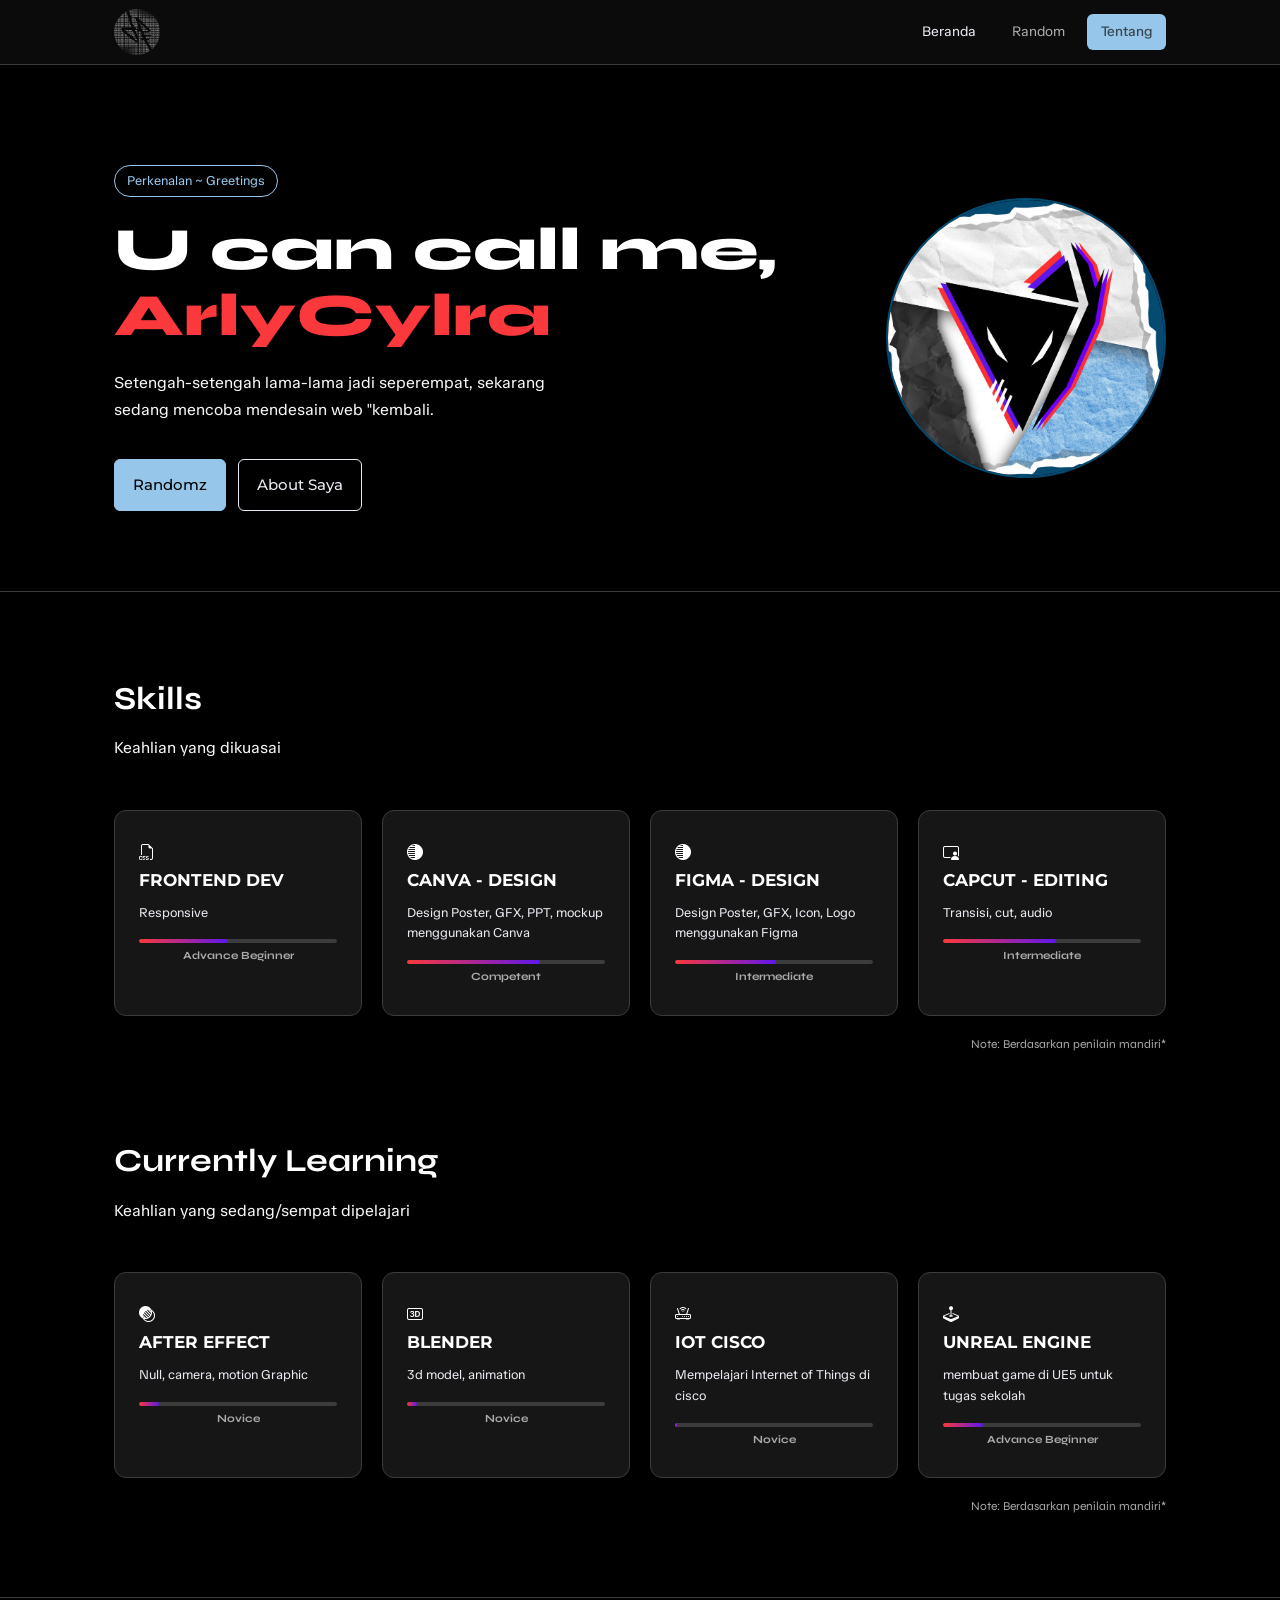
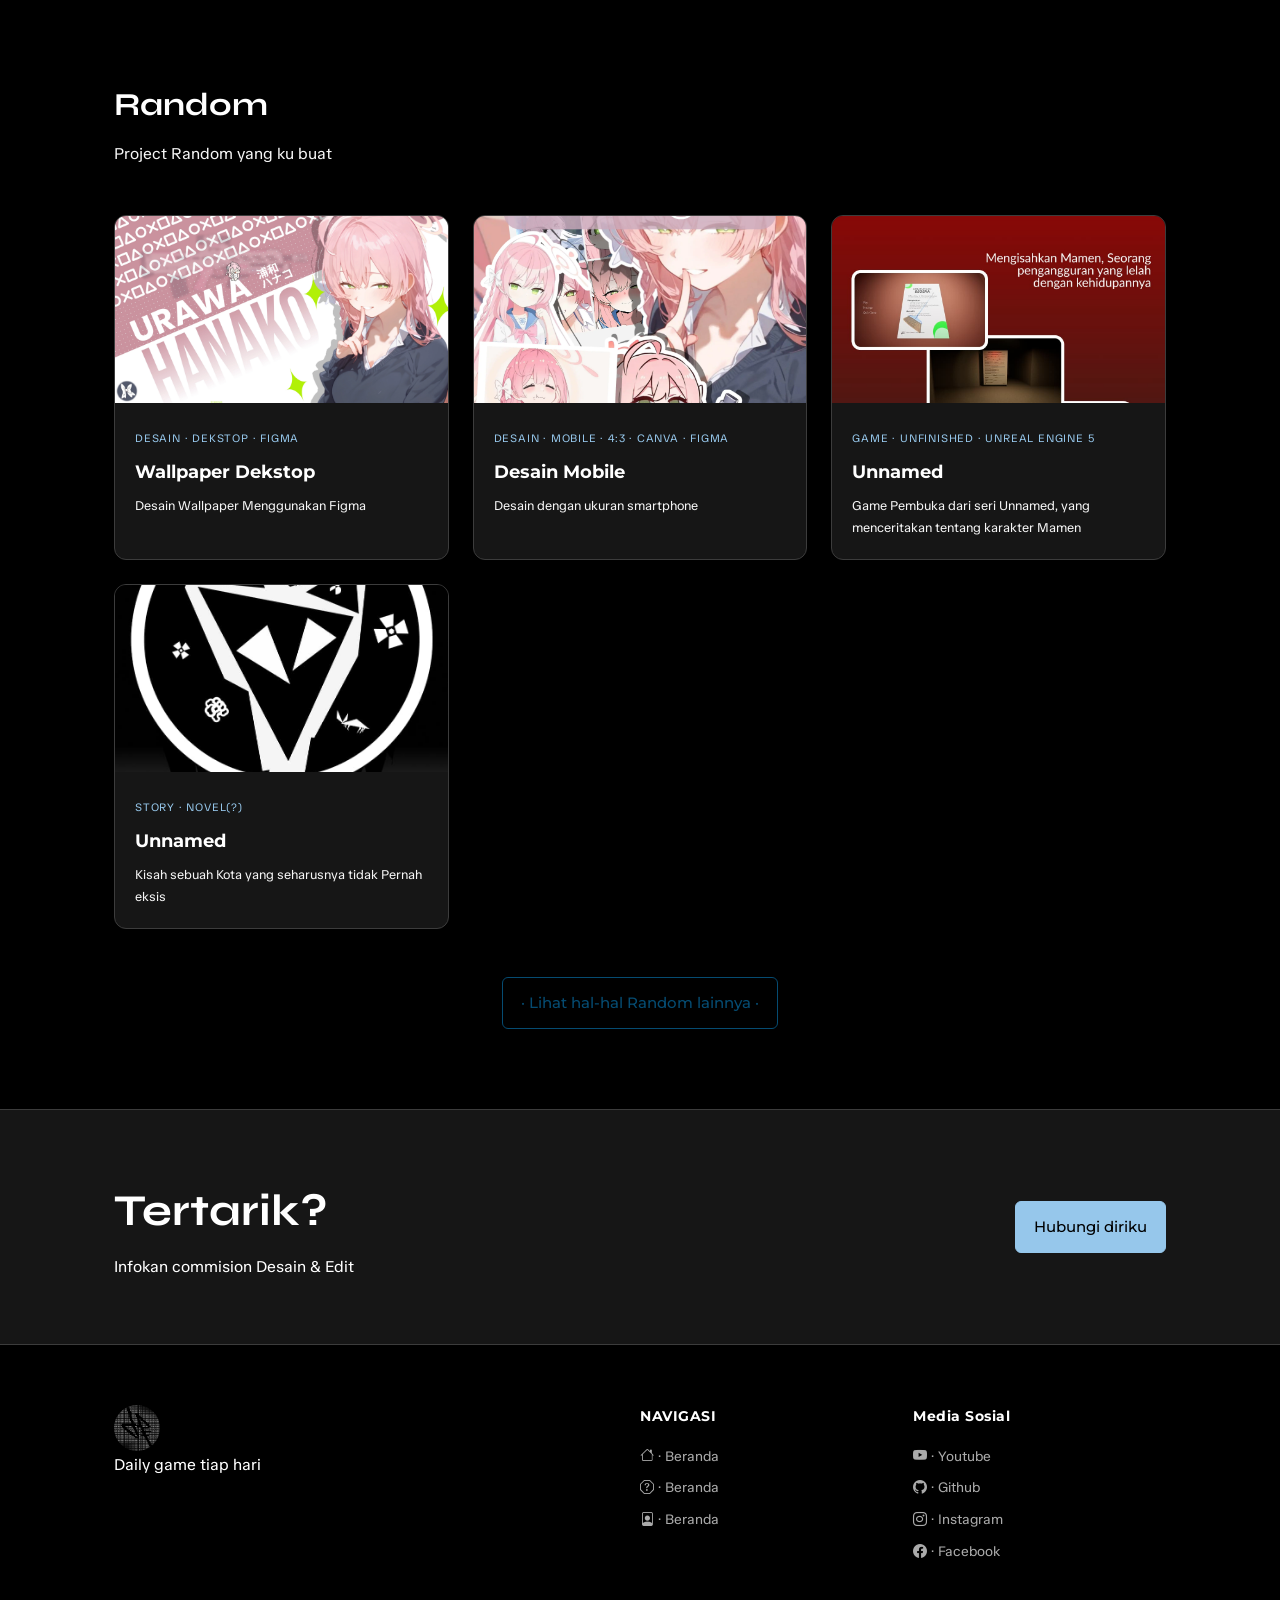
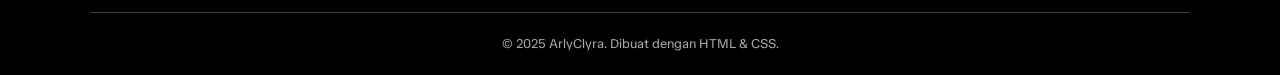
<file: index.html>
<!doctype html>
<html lang="en">
  <head>
    <meta charset="UTF-8" />
    <meta name="viewport" content="width=device-width, initial-scale=1.0" />
    <link
      rel="icon"
      type="webp"
      href="images/compressed/Arsil_LisraTransparant.webp"
      style="border-radius: 100%"
    />
    <title>Rill Ini Mah</title>
    <link rel="stylesheet" href="css/style.css" />
    <!-- responsive.css -->
    <link rel="stylesheet" href="css/responsive.css" />
    <!-- responsive.css -->
    <link rel="preconnect" href="https://fonts.googleapis.com" />
    <link rel="preconnect" href="https://fonts.gstatic.com" crossorigin />
    <link
      rel="stylesheet"
      href="https://cdn.jsdelivr.net/npm/bootstrap-icons@1.11.3/font/bootstrap-icons.min.css"
    />
    <link
      href="https://fonts.googleapis.com/css2?family=Montserrat:ital,wght@0,100..900;1,100..900&family=Syne:wght@400..800&family=TASA+Orbiter:wght@400..800&display=swap"
      rel="stylesheet"
    />
  </head>

  <body>
    <!-- Header & Navbar -->

    <!-- logo -->
    <header class="site-header">
      <div class="container header-inner">
        <img
          src="images/compressed/Arsil_LisraTransparant.webp"
          alt="logo.png"
          class="logo"
        />
        <!-- <h1>Unnamed</h1> -->

        <!-- HmppphBURGER -->
        <button class="nav-toggle" id="navToggle" aria-label="Buka menu">
          <span></span><span></span><span></span>
        </button>

        <!-- Navvbaar -->
        <nav class="site-nav" id="siteNav">
          <a href="index.html" class="nav-link active">Beranda</a>
          <!-- <button onclick="document.getElementById('suara').play()">
            Tekan aku!
          </button> -->
          <audio id="suara" src="audio/vineboombass.mp3"></audio>
          <a href="random.html" class="nav-link">Random</a>
          <a href="pages/about.html" class="nav-link nav-cta">Tentang</a>
        </nav>
      </div>
    </header>
    <!-- HERO:
        Hero section dalam CSS adalah elemen tata letak lebar penuh (full-width) di
        bagian atas situs web, menampilkan visual menonjol, teks, dan tombol (CTA) 
        untuk menarik perhatian pengguna. Ini menggunakan teknik CSS seperti 
        background-image, flexbox atau grid untuk pemusatan konten, serta ukuran 
        tinggi penuh layar (100vh). -->
    <main>
      <section class="hero">
        <div class="container hero-inner">
          <div class="hero-text">
            <p class="hero-tag">Perkenalan ~ Greetings</p>
            <h1 class="hero-title">
              U can call me,<br />
              <span class="hero-name">ArlyCylra</span>
            </h1>
            <p class="hero-desc">
              Setengah-setengah lama-lama jadi seperempat, sekarang sedang
              mencoba mendesain web "kembali.
            </p>
            <div class="hero-actions">
              <a href="pages/random.html" class="btn btn-primary">Randomz</a>
              <a href="pages/about.html" class="btn btn-secondary"
                >About Saya</a
              >
            </div>
          </div>
          <div class="hero-visual">
            <div class="avatar-wrap" style="cursor: pointer" id="avatar">
              <img
                src="images/compressed/PPGWEJH.jpg"
                alt="Foto profil"
                class="avatar-img"
              />
              <script>
                const avatar = document.getElementById("avatar");

                const clickSound = new Audio("audio/vineboombass.mp3");

                avatar.addEventListener("click", function () {
                  clickSound.currentTime = 0;
                  clickSound.play();
                });
              </script>
            </div>
          </div>
        </div>
      </section>

      <!-- SKILLL SECTION, MENGGUNAKAN CSS GRID LAYOUT -->
      <section class="skills" id="skills">
        <div class="container">
          <h2 class="section-title">Skills</h2>
          <p class="section-sub">Keahlian yang dikuasai</p>
          <div class="skills-grid">
            <div class="skill-card">
              <div class="skill-icon"><i class="bi bi-filetype-css"></i></div>
              <h3>Frontend Dev</h3>
              <p>Responsive</p>
              <div class="skill-bar">
                <div class="skill-fill" style="width: 45%"></div>
              </div>
              <!--Ini buat total penguasannya, nanti ganti bintang atau ganti jadi kata aja.-->
              <h5>Advance beginner</h5>
            </div>
            <div class="skill-card">
              <div class="skill-icon"><i class="bi bi-highlights"></i></div>
              <h3>Canva - Design</h3>
              <p>Design Poster, GFX, PPT, mockup menggunakan Canva</p>
              <div class="skill-bar">
                <div class="skill-fill" style="width: 67%"></div>
              </div>
              <!--Ini buat total penguasannya, nanti ganti bintang atau ganti jadi kata aja.-->
              <h5>Competent</h5>
            </div>
            <div class="skill-card">
              <div class="skill-icon"><i class="bi bi-highlights"></i></div>
              <h3>Figma - Design</h3>
              <p>Design Poster, GFX, Icon, Logo menggunakan Figma</p>
              <div class="skill-bar">
                <div class="skill-fill" style="width: 51%"></div>
              </div>
              <!--Ini buat total penguasannya, nanti ganti bintang atau ganti jadi kata aja.-->
              <h5>intermediate</h5>
            </div>
            <div class="skill-card">
              <div class="skill-icon"><i class="bi bi-person-video3"></i></div>
              <h3>Capcut - Editing</h3>
              <p>Transisi, cut, audio</p>
              <div class="skill-bar">
                <div class="skill-fill" style="width: 57%"></div>
              </div>
              <!--Ini buat total penguasannya, nanti ganti bintang atau ganti jadi kata aja.-->
              <h5>intermediate</h5>
            </div>
          </div>
          <p class="note">Note: Berdasarkan penilain mandiri*</p>
        </div>

        <!-- Yang sedang dipelajari -->
        <div class="container" style="margin-top: 80px">
          <h2 class="section-title">Currently Learning</h2>
          <p class="section-sub">Keahlian yang sedang/sempat dipelajari</p>
          <div class="skills-grid">
            <div class="skill-card">
              <div class="skill-icon"><i class="bi bi-transparency"></i></div>
              <h3>After Effect</h3>
              <p>Null, camera, motion Graphic</p>
              <div class="skill-bar">
                <div class="skill-fill" style="width: 10%"></div>
              </div>
              <!--Ini buat total penguasannya, nanti ganti bintang atau ganti jadi kata aja.-->
              <h5>novice</h5>
            </div>
            <div class="skill-card">
              <div class="skill-icon"><i class="bi bi-badge-3d"></i></div>
              <h3>Blender</h3>
              <p>3d model, animation</p>
              <div class="skill-bar">
                <div class="skill-fill" style="width: 5%"></div>
              </div>
              <!--Ini buat total penguasannya, nanti ganti bintang atau ganti jadi kata aja.-->
              <h5>novice</h5>
            </div>
            <div class="skill-card">
              <div class="skill-icon"><i class="bi bi-router"></i></div>
              <h3>IOT Cisco</h3>
              <p>Mempelajari Internet of Things di cisco</p>
              <div class="skill-bar">
                <div class="skill-fill" style="width: 1%"></div>
              </div>
              <!--Ini buat total penguasannya, nanti ganti bintang atau ganti jadi kata aja.-->
              <h5>novice</h5>
            </div>
            <div class="skill-card">
              <div class="skill-icon"><i class="bi bi-joystick"></i></div>
              <h3>Unreal Engine</h3>
              <p>membuat game di UE5 untuk tugas sekolah</p>
              <div class="skill-bar">
                <div class="skill-fill" style="width: 20%"></div>
              </div>
              <!--Ini buat total penguasannya, nanti ganti bintang atau ganti jadi kata aja.-->
              <h5>advance beginner</h5>
            </div>
          </div>
          <p class="note">Note: Berdasarkan penilain mandiri*</p>
        </div>
      </section>

      <section class="random-preview">
        <div class="container">
          <h2 class="section-title">Random</h2>
          <p class="section-sub">Project Random yang ku buat</p>

          <div class="random-grid">
            <article class="random-card">
              <div class="random-thumb">
                <img
                  src="images/compressed/Slide 16_9 - 6.webp"
                  alt="desain"
                  loading="lazy"
                />
                <div class="random-overlay">
                  <a href="#" class="btn btn-sm">Lihat detail</a>
                </div>
              </div>
              <div class="random-info">
                <span class="random-tag">Desain · Dekstop · Figma</span>
                <h3>Wallpaper Dekstop</h3>
                <p>Desain Wallpaper Menggunakan Figma</p>
              </div>
            </article>

            <article class="random-card">
              <div class="random-thumb">
                <img
                  src="images/compressed/igpost_Hanako.webp"
                  alt="desain"
                  loading="lazy"
                />
                <div class="random-overlay">
                  <a href="#" class="btn btn-sm">Lihat detail</a>
                </div>
              </div>
              <div class="random-info">
                <span class="random-tag"
                  >Desain · Mobile · 4:3 · Canva · Figma</span
                >
                <h3>Desain Mobile</h3>
                <p>Desain dengan ukuran smartphone</p>
              </div>
            </article>

            <article class="random-card">
              <div class="random-thumb">
                <img
                  src="images/compressed/MamenStoryMockup.jpg"
                  alt="desain"
                  loading="lazy"
                />
                <div class="random-overlay">
                  <a href="#" class="btn btn-sm">Lihat detail</a>
                </div>
              </div>
              <div class="random-info">
                <span class="random-tag"
                  >Game · Unfinished · Unreal Engine 5</span
                >
                <h3>Unnamed</h3>
                <p>
                  Game Pembuka dari seri Unnamed, yang menceritakan tentang
                  karakter Mamen
                </p>
              </div>
            </article>

            <article class="random-card">
              <div class="random-thumb">
                <img
                  src="images/compressed/idk.jpg"
                  alt="desain"
                  loading="lazy"
                />
                <div class="random-overlay">
                  <a href="#" class="btn btn-sm">Lihat detail</a>
                </div>
              </div>
              <div class="random-info">
                <span class="random-tag">Story · Novel(?)</span>
                <h3>Unnamed</h3>
                <p>Kisah sebuah Kota yang seharusnya tidak Pernah eksis</p>
              </div>
            </article>
          </div>

          <div class="section-cta">
            <a href="pages/" class="btn btn-outline"
              >· Lihat hal-hal Random lainnya ·</a
            >
          </div>
        </div>
      </section>

      <!-- CTA BANNER -->
      <section class="cta-banner">
        <div class="container cta-inner">
          <div>
            <h2>Tertarik?</h2>
            <p>Infokan commision Desain & Edit</p>
          </div>
          <a href="pages/contact.html" class="btn btn-primary"
            >Hubungi diriku</a
          >
        </div>
      </section>
      <!-- ntar benerin soalnya nempel banget sama -->
    </main>

    <!-- FOOTER -->
    <footer class="site-footer">
      <div class="container footer-inner">
        <div class="footer-brand">
          <img
            src="images/compressed/Arsil_LisraTransparant.webp"
            alt=""
            class="logo"
            loading="lazy"
          />
          <p>Daily game tiap hari</p>
        </div>
        <div class="footer-links">
          <h4>NAVIGASI</h4>
          <ul>
            <li>
              <i class="bi bi-house"></i><a href="index.html"> · Beranda</a>
            </li>
            <li>
              <i class="bi bi-question-octagon"></i
              ><a href="index.html"> · Beranda</a>
            </li>
            <li>
              <i class="bi bi-file-person"></i
              ><a href="index.html"> · Beranda</a>
            </li>
          </ul>
        </div>
        <div class="footer-links">
          <h4>Media Sosial</h4>
          <ul>
            <li><i class="bi bi-youtube"></i><a href="#"> · Youtube</a></li>
            <li>
              <i class="bi bi-github"></i
              ><a href="https://github.com/ArlycsFall"> · Github</a>
            </li>
            <li><i class="bi bi-instagram"></i><a href="#"> · Instagram</a></li>
            <li><i class="bi bi-facebook"></i><a href="#"> · Facebook</a></li>
          </ul>
        </div>
      </div>
      <div class="footer-bottom">
        <p>&copy; 2025 ArlyClyra. Dibuat dengan HTML &amp; CSS.</p>
      </div>
    </footer>

    <script src="js/main.js"></script>
  </body>
</html>
</file>
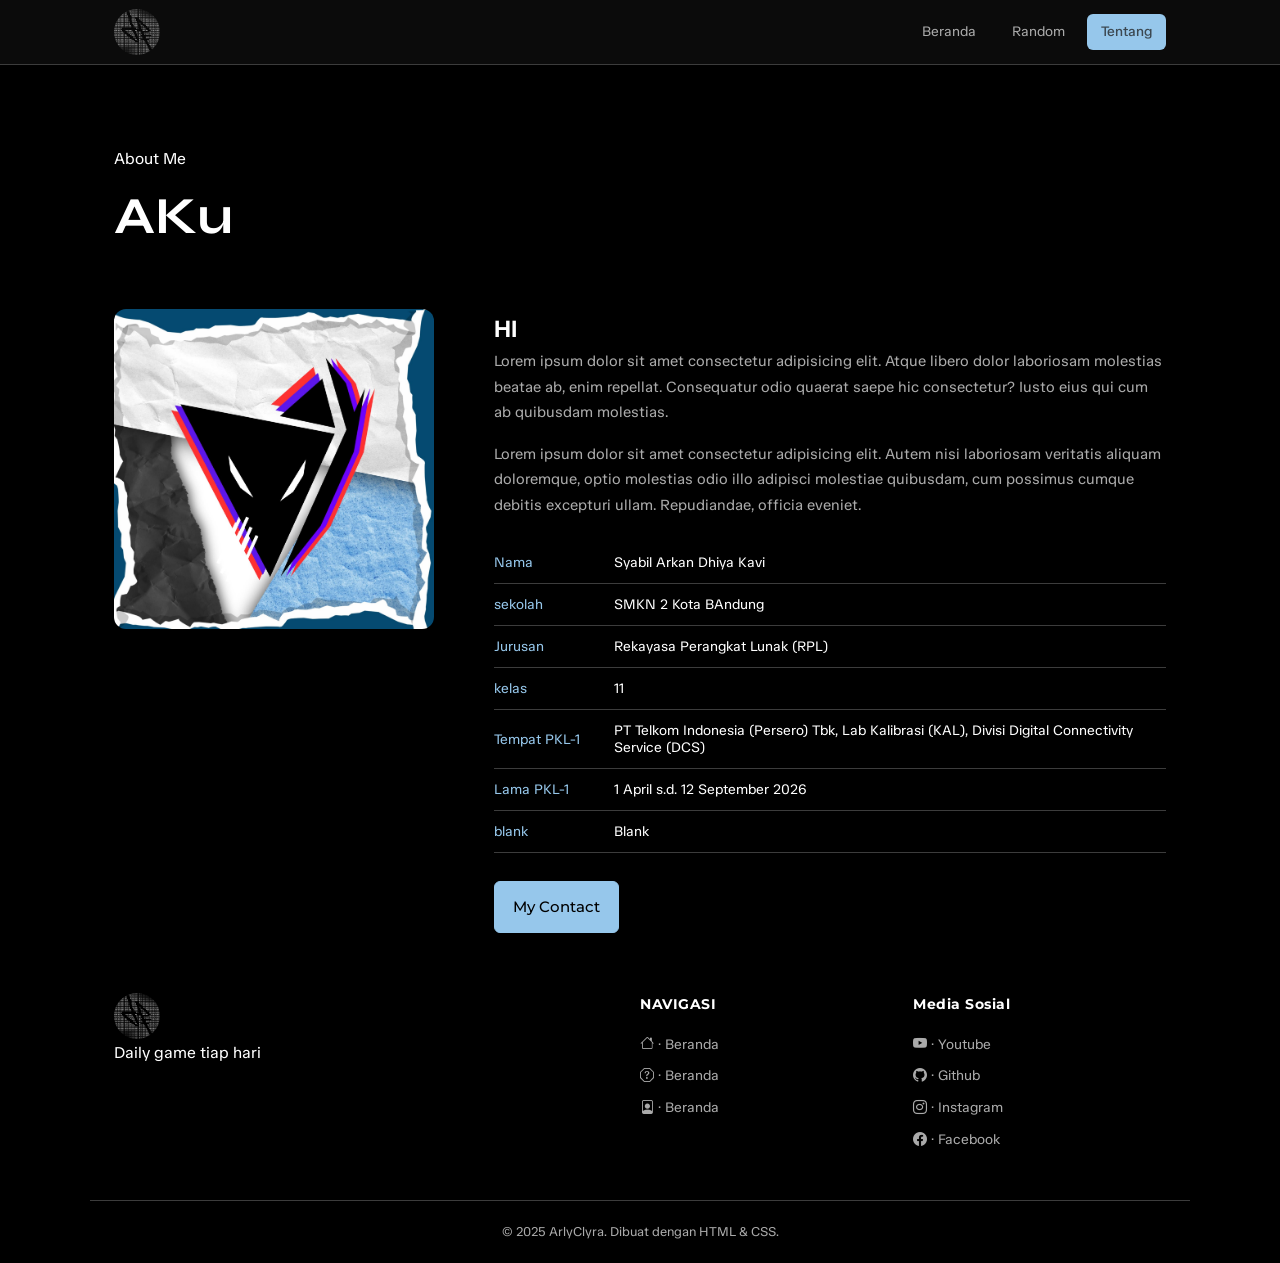
<file: pages/about.html>
<head>
  <!doctype html>
  <html lang="en"></html>
  <meta charset="UTF-8" />
  <meta name="viewport" content="width=device-width, initial-scale=1.0" />
  <link
    rel="icon"
    type="png"
    href="images/compressed/Arsil_LisraTransparant.webp"
    style="border-radius: 100%"
  />
  <title>Rill Ini Mah</title>
  <link rel="stylesheet" href="../css/style.css" />
  <!-- responsive.css -->
  <link rel="stylesheet" href="../css/responsive.css" />
  <!-- responsive.css -->
  <link rel="stylesheet" href="../css/about.css" />
  <!-- about.css -->
  <link rel="preconnect" href="https://fonts.googleapis.com" />
  <link rel="preconnect" href="https://fonts.gstatic.com" crossorigin />
  <link
    rel="stylesheet"
    href="https://cdn.jsdelivr.net/npm/bootstrap-icons@1.11.3/font/bootstrap-icons.min.css"
  />
  <link
    href="https://fonts.googleapis.com/css2?family=Montserrat:ital,wght@0,100..900;1,100..900&family=Syne:wght@400..800&family=TASA+Orbiter:wght@400..800&display=swap"
    rel="stylesheet"
  />
</head>
<body>
  <header class="site-header">
    <div class="container header-inner">
      <img
        src="../images/compressed/Arsil_LisraTransparant.webp"
        alt=""
        class="logo"
      />
      <button class="nav-toggle" id="navToggle" aria-label="Buka menu">
        <span></span><span></span><span></span>
      </button>
      <nav class="site-nav" id="siteNav">
        <a href="../index.html" class="nav-link">Beranda</a>
        <a href="#" class="nav-link">Random</a>
        <a href="#" class="nav-link nav-cta">Tentang</a>
      </nav>
    </div>
  </header>

  <main>
    <section class="page-hero">
      <div class="container">
        <p class="heto-tag">About Me</p>
        <h1 class="section-title" style="font-size: clamp(32px, 5vw, 52px)">
          AKu
        </h1>
      </div>
    </section>

    <!-- profil -->
    <section class="about-main">
      <div class="container about-layout">
        <div class="about-photo">
          <img src="../images/compressed/PPGWEJH.jpg" alt="" />
        </div>

        <dic class="about-content">
          <h2>HI</h2>
          <p>
            Lorem ipsum dolor sit amet consectetur adipisicing elit. Atque
            libero dolor laboriosam molestias beatae ab, enim repellat.
            Consequatur odio quaerat saepe hic consectetur? Iusto eius qui cum
            ab quibusdam molestias.
          </p>
          <p>
            Lorem ipsum dolor sit amet consectetur adipisicing elit. Autem nisi
            laboriosam veritatis aliquam doloremque, optio molestias odio illo
            adipisci molestiae quibusdam, cum possimus cumque debitis excepturi
            ullam. Repudiandae, officia eveniet.
          </p>

          <!-- data diri dlm bentuk tabel -->
          <table class="about-table">
            <tbody>
              <tr>
                <td class="label">Nama</td>
                <td>Syabil Arkan Dhiya Kavi</td>
              </tr>
              <tr>
                <td class="label">sekolah</td>
                <td>SMKN 2 Kota BAndung</td>
              </tr>
              <tr>
                <td class="label">Jurusan</td>
                <td>Rekayasa Perangkat Lunak (RPL)</td>
              </tr>
              <tr>
                <td class="label">kelas</td>
                <td>11</td>
              </tr>
              <tr>
                <td class="label">Tempat PKL-1</td>
                <td>
                  PT Telkom Indonesia (Persero) Tbk, Lab Kalibrasi (KAL), Divisi
                  Digital Connectivity Service (DCS)
                </td>
              </tr>
              <tr>
                <td class="label">Lama PKL-1</td>
                <td>1 April s.d. 12 September 2026</td>
              </tr>
              <tr>
                <td class="label">blank</td>
                <td>Blank</td>
              </tr>
            </tbody>
          </table>

          <a
            href="contact.html"
            class="btn btn-primary"
            style="margin-top: 28px; display: inline-block"
            >My Contact</a
          >
        </dic>
      </div>
    </section>
  </main>

  <!-- FOOTER -->
  <footer class="site-footer">
    <div class="container footer-inner">
      <div class="footer-brand">
        <img
          src="../images/compressed/Arsil_LisraTransparant.webp"
          alt=""
          class="logo"
          loading="lazy"
        />
        <p>Daily game tiap hari</p>
      </div>
      <div class="footer-links">
        <h4>NAVIGASI</h4>
        <ul>
          <li>
            <i class="bi bi-house"></i><a href="../index.html"> · Beranda</a>
          </li>
          <li>
            <i class="bi bi-question-octagon"></i
            ><a href="../index.html"> · Beranda</a>
          </li>
          <li>
            <i class="bi bi-file-person"></i
            ><a href="../index.html"> · Beranda</a>
          </li>
        </ul>
      </div>
      <div class="footer-links">
        <h4>Media Sosial</h4>
        <ul>
          <li><i class="bi bi-youtube"></i><a href="#"> · Youtube</a></li>
          <li>
            <i class="bi bi-github"></i
            ><a href="https://github.com/ArlycsFall" target="_blank">
              · Github</a
            >
          </li>
          <li><i class="bi bi-instagram"></i><a href="#"> · Instagram</a></li>
          <li><i class="bi bi-facebook"></i><a href="#"> · Facebook</a></li>
        </ul>
      </div>
    </div>
    <div class="footer-bottom">
      <p>&copy; 2025 ArlyClyra. Dibuat dengan HTML &amp; CSS.</p>
    </div>
  </footer>
</body>
</file>
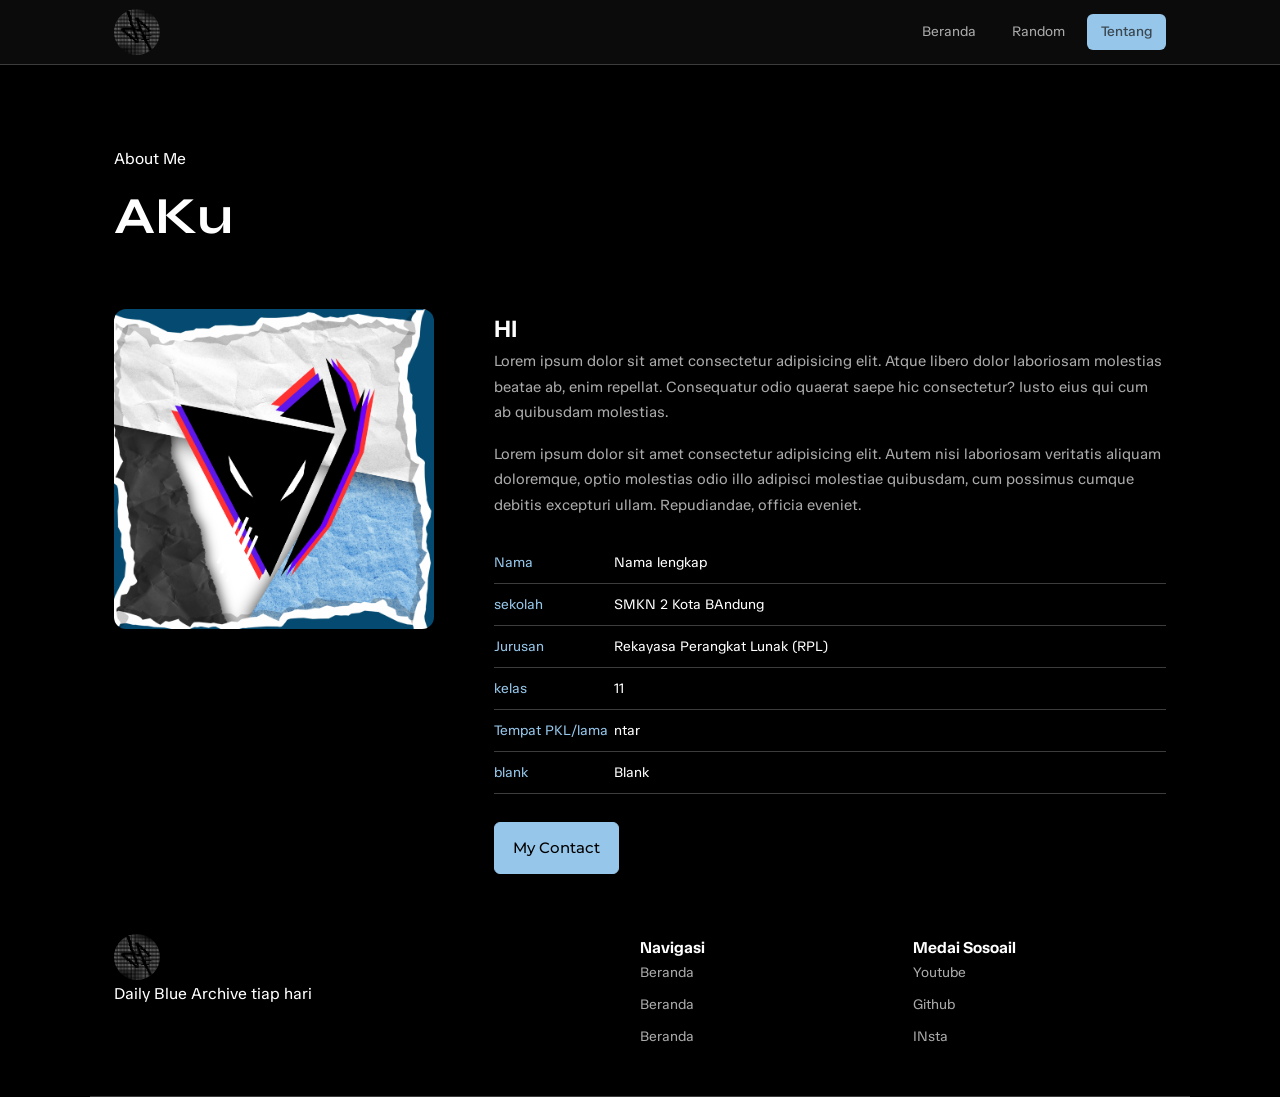
<file: Rill_Ini_mah/pages/about.html>
<head>

     <!DOCTYPE html>
     <html lang="en">
     
         </html>   <meta charset="UTF-8">
            <meta name="viewport" content="width=device-width, initial-scale=1.0">
            <link rel="icon" type="png" href="/Rill_Ini_mah/images/Arsil-Lisra.png" style="border-radius: 100%;">
            <title>Rill Ini Mah</title>
            <link rel="stylesheet" href="/Rill_Ini_mah/css/style.css"><!-- responsive.css -->
            <link rel="stylesheet" href="/Rill_Ini_mah/css/responsive.css"><!-- responsive.css -->
            <link rel="stylesheet" href="/Rill_Ini_mah/css/about.css"><!-- responsive.css -->
            <link rel="preconnect" href="https://fonts.googleapis.com">
            <link rel="preconnect" href="https://fonts.gstatic.com" crossorigin>
            <link rel="stylesheet" href="https://cdn.jsdelivr.net/npm/bootstrap-icons@1.11.3/font/bootstrap-icons.min.css">
            <link href="https://fonts.googleapis.com/css2?family=Montserrat:ital,wght@0,100..900;1,100..900&family=Syne:wght@400..800&family=TASA+Orbiter:wght@400..800&display=swap" rel="stylesheet">
            
        </head>
     <body>
        <header class="site-header">
            <div class="container header-inner">
                <img src="/Rill_Ini_mah/images/Arsil-Lisra.png" alt="" class="logo">
                <button class="nav-toggle" id="navToggle" aria-label="Buka menu">
                    <span></span><span></span><span></span>
                </button>
                <nav class="site-nav" id="siteNav">
                    <a href="/Rill_Ini_mah/index.html" class="nav-link">Beranda</a>
                    <a href="#" class="nav-link">Random</a>
                    <a href="#" class="nav-link nav-cta">Tentang</a>
                </nav>
            </div>
        </header>
        
        <main>
            <section class="page-hero">
                <div class="container">
                    <p class="heto-tag">About Me</p>
                    <h1 class="section-title" style="font-size: clamp(32px, 5vw, 52px);">AKu</h1>
                </div>
            </section>

            <!-- profil -->
             <section class="about-main">
                <div class="container about-layout">
                    <div class="about-photo">
                        <img src="/Rill_Ini_mah/images/PPGWEJH.png" alt="">
                    </div>

                    <dic class="about-content">
                        <h2>HI</h2>
                        <p>
                            Lorem ipsum dolor sit amet consectetur adipisicing elit. Atque libero dolor laboriosam molestias beatae ab, enim repellat. Consequatur odio quaerat saepe hic consectetur? Iusto eius qui cum ab quibusdam molestias.
                        </p>
                        <p>
                            Lorem ipsum dolor sit amet consectetur adipisicing elit. Autem nisi laboriosam veritatis aliquam doloremque, optio molestias odio illo adipisci molestiae quibusdam, cum possimus cumque debitis excepturi ullam. Repudiandae, officia eveniet.
                        </p>

                        <!-- data diri dlm bentuk tabel -->
                         <table class="about-table">
                            <tbody>
                                <tr>
                                    <td class="label">Nama</td>
                                    <td>Nama lengkap</td>
                                </tr>
                                <tr>
                                    <td class="label">sekolah</td>
                                    <td>SMKN 2 Kota BAndung</td>
                                </tr>
                                <tr>
                                    <td class="label">Jurusan</td>
                                    <td>Rekayasa Perangkat Lunak (RPL)</td>
                                </tr>
                                <tr>
                                    <td class="label">kelas</td>
                                    <td>11</td>
                                </tr>
                                <tr>
                                    <td class="label">Tempat PKL/lama</td>
                                    <td>ntar</td>
                                </tr>
                                <tr>
                                    <td class="label">blank</td>
                                    <td>Blank</td>
                                </tr>
                            </tbody>
                         </table>

                         <a href="contact.html" class="btn btn-primary" style="margin-top: 28px; display: inline-block;">My Contact</a>
                    </dic>
                </div>
             </section>
        </main>

        <footer class="site-footer">
            <div class="container footer-inner">
                <div class="footer-brand">
                    <img src="/Rill_Ini_mah/images/Arsil-Lisra.png" href="../index.html" class="logo"></img>
                    <p>Daily Blue Archive tiap hari</p>
                </div>
                <div class="footer-links">
                    <h4>Navigasi</h4>
                    <ul>
                        <li><a href="#">Beranda</a></li>
                        <li><a href="#">Beranda</a></li>
                        <li><a href="#">Beranda</a></li>
                    </ul>
                </div>
                <div class="footer-links">
                    <h4>Medai Sosoail</h4>
                    <ul>
                        <li><a href="#">Youtube</a></li>
                        <li><a href="#">Github</a></li>
                        <li><a href="#">INsta</a></li>
                    </ul>
                </div>
            </div>
        </footer>
        
     </body>
</file>
<file: css/style.css>
/* variabel katanya */
:root{
/* CSS HEX */
    --offWhite: #E8E8F0;
    --white: #FFFFFF;
    /* 	Background, teks di atas gelap */
    --black: #000000;
    /* Teks utama, kontras tinggi */
    --gray-light: #F5F5F5;
    /* Background alternatif, card */
    --gray: #AAAAAA;
    /* Teks sekunder, border, placeholder */
    --sky-blue: #96C7EB;
    /* Aksen lembut, link, highlight */
    --electric-indigo: #5E17EB;
    /* Warna utama (primary) — berani, modern */
    --yale-blue: #054B71;
    /* Warna gelap untuk footer, sidebar, tombol sekunder */
    --strawberry-red: #FB383B;
    /* Call to action, error, peringatan, notifikasi */
    --gunmetal: #3C3C3C;
    /* 	Alternatif hitam yang lebih lembut, teks di atas background terang */
    --lightdark:#1e1e1ebf;

    --radius-sm: 6px;
    --radius-md: 12px;
    --radius-lg: 20px;

    --transisi: 0.3s ease;

--Syne:'Syne', sans-serif;
--TASA-Orbiter:'TASA Orbiter Display', sans-serif;
--Montserrat: 'Montserrat', sans-serif;
}


/* Reset & base */
*, *::before, *::after{
    box-sizing: border-box;
    margin: 0;
    padding: 0;
}

html {scroll-behavior: smooth;}

body{
    background-color: var(--black);
    font-family: var(--TASA-Orbiter);
    color: var(--white);
    font-size: 16px;
    line-height: 1.7;
}

img{
    max-width: 100%;
    display: block;
}

a{
    color: inherit;
    text-decoration: none;
}

ul{list-style: none;}

/* Utility (utility apaan?) */
.container{
    width: 100%;
    max-width: 1100px;
    margin: 0 auto;
    padding: 0 24px;
}

.note{
    margin-top: 18px;
    font-family: var(--Syne);
    color: var(--gray);
    text-align: end;
    font-size: 12px;
}

/* buttonzz */
.btn{
    display: inline-block;
    padding: 12px 18px;
    border-radius: var(--radius-sm);
    font-family: var(--Montserrat);
    font-size: 15px;
    font-weight: 500;
    cursor: pointer;
    transition: all var(--transisi);
    border: 1.5px solid transparent;
}

.btn-primary{
    background:var(--sky-blue);
    color: var(--black);
    border-color: var(--sky-blue);
}

.btn-primary:hover{
    background: transparent;
    color: var(--sky-blue);
}

.btn-secondary{
    background: transparent;
    color:var(--offWhite);
    border-color: var(--offWhite);
}
.btn-secondary:hover{
    color:var(--strawberry-red);
    border-color: var(--strawberry-red);
}

.btn-outline{
    background: transparent;
    color: var(--yale-blue);
    border-color: var(--yale-blue);
}

.btn-outline:hover{
    color: var(--electric-indigo);
    border-color: var(--electric-indigo);
}

.btn-sm{
    padding: 8px 18px;
    font-size: 13px;
    background:var(--offWhite);
    color: var(--black);
    border-radius: var(--radius-sm);
}

/* Header & Navbar  
flexbox horizontal logo kiri nav kanan*/

.site-header{
    position: sticky;/* MENEMPEL SAAT DI SCROLL */
    top: 0;
    z-index: 100;
    background:rgba(15, 15, 15, 0.75);/* var(--gunmetal);var(--white); */
    backdrop-filter: blur(12px);
    border-bottom: 1px solid var(--gunmetal);
}

.header-inner{
    display: flex;/*flexbox= elemen berjejer scr horixontal ---*/
    align-items: center;/*Rata tengah secara vertical*/
    justify-content: space-between;/*membuat logo ad adi kiri dan nav di kanan*/
    height: 64px;
}

/* LOGO */
.logo{
    width: 46px;
    border-radius: 50px;
    /* padding-bottom: 12px;     */
}  

/* NAV */
.site-nav{
    display: flex;
    align-items: center;
    gap: 8px;
}

.nav-link{
    padding: 6px 14px;
    border-radius: var(--radius-sm);
    font-size: 14px;
    color: var(--gray);
    transition: color var(--transisi);
}

.nav-link:hover, 
.nav-link.active{color: var(--offWhite);}

.nav-cta{
    background-color: var(--sky-blue);/* color: #3C3C3C !important; */
    color: var(--lightdark);
    font-weight: 500;
}

.nav-cta:hover{
    background-color: #5E17EB;
}

/* HmmmmmBUrgahhh(hidden as default on dekstop) */
.nav-toggle{
    display: none;
    flex-direction: column;
    gap: 5px;
    background: none;
    border: none;
    cursor: pointer;
    padding: 4px;
}

.nav-toggle span{
    display: block;
    width: 22px;
    height: 2px;
    background-color: var(--white);
    border-radius: 2px;
    transition: var(--transisi);
}

/* HERO */
.hero{
    padding: 100px 0 80px;
}

.hero-inner{
    display: flex;
    align-items: center;
    gap: 60px;
}


.hero-text{flex: 1;}

.hero-tag{
    display: inline-block;
    font-size: 13px;
    color: var(--sky-blue);
    border: 1px solid var(--sky-blue);
    padding: 4px 12px;
    border-radius: 20px;
    margin-bottom: 20px;
    letter-spacing: 0.5;
}

.hero-title{
    font-family: var(--Syne);
    font-size: clamp(36px, 5vw, 60px);
    font-weight: 800;
    line-height: 1.1;
    margin-bottom: 20px;
}

.hero-name{
    color: var(--strawberry-red);
    display: block;
}

.hero-desc{
    color: var(--gray-light);
    font-size: 16px;
    max-width: 460px;
    margin-bottom: 36px;
}

.hero-actions{
    display: flex;
    gap: 12px;
    flex-wrap: wrap;
}

.avatar-wrap{
    width: 280px;
    height: 280px;
    border-radius: 50%;
    border: 2px solid var(--yale-blue);
    overflow: hidden;
    position: relative;
    transition: 2s;
    
}


/* iseng inimah wwwwwkwkwkwk */
.avatar-wrap:active{
    rotate: 360000deg;
    transition: 2s;
     width: 99999px;
    height: 99999px;
}

.avatar-wrap:hover{
    rotate: 360deg;
    transition: 2s;
}

.avatar-img{
    width: 100%;
    height: 100%;
    object-fit: cover;
}

/* SKill section dgn konsep css grid 4 kolom kartu */
.skills{
    padding: 80px 0;
    border-top:1px solid var(--gunmetal);
}

.section-title{
    font-family: var(--Syne);
    font-size: 32px;
    font-weight: 700;
    margin-bottom: 8px;
}

.section-sub{
    color: var(--gray-light);
    margin-bottom: 48px;   
}

/* 4 Kolom otomatis??? minimal 200px /kolom */
.skills-grid{
    display: grid;
    grid-template-columns: repeat(auto-fit, minmax(200px, 1fr));
    gap: 20px;
}

.skill-card{
    background: var(--lightdark);
    border: 1px solid var(--gunmetal);
    border-radius: var(--radius-md);
    padding: 28px 24px;
    transition: border-color var(--transisi), transform var(--transisi);
}

.skill-card:hover{
    border-color: var(--offWhite);
    transform: translateY(-4px);
}

.skill-card h3{
    font-family: var(--Montserrat);
    text-transform: uppercase;
    font-size: 17px;
    margin-bottom: 8px;
}

.skill-card h5{
    font-family: var(--Syne);
    text-transform: capitalize;/* bisi lupa ngasih huruf besar diawal*/
    font-size: 11px;
    margin-top: 4px;
    text-align: center;
    color: var(--gray);
}

.skill-card p{
    font-size: 13px;
    color: var(--offWhite);
    margin-bottom: 16px;
    line-height: 1.6;
}

/* Progress bar skill */
.skill-bar {
  height: 4px;
  background: var(--gunmetal);
  border-radius: 4px;
  overflow: hidden;
}
.skill-fill {
  height: 100%;
  background: linear-gradient(90deg, var(--strawberry-red), var(--electric-indigo));
  border-radius: 4px;
} 
/* OPSIONAL BWT SKRG



/* RANDOM PAGES SECTION */
.random-preview{
    padding: 80px 0;
    border-top: 1px solid var(--gunmetal);
}

.random-grid{
    display: grid;
    grid-template-columns: repeat(auto-fit, minmax(280px, 1fr));
    gap: 24px;
    margin-bottom: 48px;
}

.random-card{
    background: var(--lightdark);
    border: 1px solid var(--gunmetal);
    border-radius: var(--radius-md);
    overflow: hidden;
    transition: border-color var(--transisi), transform var(--transisi);
}

.random-card:hover{
    border-color: var(--offWhite);
    transform: translateY(-4px);
}

.random-thumb{
    position: relative;
    overflow: hidden;
    aspect-ratio: 16/9; /*RAsiO GAMBAR*/
}

.random-thumb img{
    width: 100%;
    height: 100%;
    object-fit: cover;
    transition: transform 0.4s ease;
}

.random-card:hover .random-thumb img{
    transform: scale(1.05);
}

.random-overlay{
    position: absolute;
    inset: 0;
    background: rgb(0, 0, 0,0.6);
    display: flex;
    align-items: center;
    justify-content: center;
    opacity: 0;
    transition: opacity var(--transisi);
}

.random-card:hover .random-overlay{ opacity: 1;}

.random-info{
   padding: 20px;
}

.random-tag{
    font-size: 11px;
    color: var(--sky-blue);
    text-transform: uppercase;
    letter-spacing: 0.8px;
}

.random-info h3{
    font-family: var(--Montserrat);
    font-size: 18px;
    margin: 6px 0 8px;
}

.random-info p{
    font-size: 13px;
    color:var(--gray-light)
}

.section-cta{text-align: center;}

/* CTA BANNER */
.cta-banner{
    border-top: 1px solid var(--gunmetal);
    border-bottom: 1px solid var(--gunmetal);
    padding: 64px 0;
    background-color: var(--lightdark);
}

.cta-inner{
    display: flex;
    align-items: center;
    justify-content: space-between;
    gap: 32px;
    flex-wrap: wrap;
}

.cta-inner h2 {
    font-family: var(--Syne);
    font-size: 44px;
    font-weight: 700;
}

.cta-inner p{ color: var(--white); margin-top: 4px;}

/* FOOOTTTRGGGGhHhH */
.site-footer{
    padding: 60px 0 0;
}

.footer-inner{
    display: grid;
    grid-template-columns: 2fr 1fr 1fr;
    gap: 20px;
    padding-bottom: 48px;
    border-bottom: 1px solid var(--gunmetal);
}


/* .footer-brand .logo { margin-bottom: 12px; }
.footer-brand p { color: var(--clr-muted); font-size: 14px; } */ 

/* ==NGGAK PERLU SOALNYA REUSE LOGO YANG DIATAS== */

.footer-links h4{
    font-family: var(--Montserrat);
    font-size: 14px;
    letter-spacing: 0.5px;
    margin-bottom: 16px;
    color: var(--white);
}

.footer-links ul{display: flex; flex-direction: column; gap: 8px;}

.footer-links li{
    font-size: 14px;
    color: var(--gray);
    transition: color var(--transisi);    
}

.footer-links li:hover{ color: var(--offWhite);}

.footer-bottom{
    text-align: center;
    padding: 20px;
    font-size: 13px;
    color: var(--gray);
}
</file>
<file: css/responsive.css>
/* ======================================
responsice . css
konsep yang dipalajjeri?
    -media query(@media)
    -mobilefirst approach
    mengubah layout grid/flex di layat kecil
======================================= */

/* tablet (maximal 900px) */

:root{
/* CSS HEX */
    --offWhite: #E8E8F0;
    --white: #FFFFFF;
    /* 	Background, teks di atas gelap */
    --black: #000000;
    /* Teks utama, kontras tinggi */
    --gray-light: #F5F5F5;
    /* Background alternatif, card */
    --gray: #AAAAAA;
    /* Teks sekunder, border, placeholder */
    --sky-blue: #96C7EB;
    /* Aksen lembut, link, highlight */
    --electric-indigo: #5E17EB;
    /* Warna utama (primary) — berani, modern */
    --yale-blue: #054B71;
    /* Warna gelap untuk footer, sidebar, tombol sekunder */
    --strawberry-red: #FB383B;
    /* Call to action, error, peringatan, notifikasi */
    --gunmetal: #3C3C3C;
    /* 	Alternatif hitam yang lebih lembut, teks di atas background terang */
    --lightdark:#1e1e1ebf;

    --radius-sm: 6px;
    --radius-md: 12px;
    --radius-lg: 20px;

    --transisi: 0.3s ease;

--Syne:'Syne', sans-serif;
--TASA-Orbiter:'TASA Orbiter', sans-serif;
--Montserrat: 'Montserrat', sans-serif;
}

@media (max-width: 900px){
    .hero-inner{
        flex-direction: column;
        text-align: center;
    }

    .hero-desc{
        margin-left: auto; 
        margin-right: auto;
    }

    .hero-actions{
        justify-content: center;
    }
/* Memperkecil avatar */
    .avatar-wrap{
        width: 200px;
        height: 200px;
    }

    /* footer dari 3 kolom jadi 2 kolom */
    .footer-inner{
        grid-template-columns: 1fr 1fr;
    }
    .footer-brand{
        grid-column: 1/ -1; /* span semua kolom */
    }
}

/* mobile max 600px */
@media (max-width: 600px){

    /* navbar: hamburger muncul, nav links disembunyikan */
    .nav-toggle{
        display: flex;
    }

    .site-nav{
        display: none; /* Nav sembunyi secara default */
        position: absolute;
        top: 64px;
        left: 0;
        right:0;
        background: var(--yale-blue);
        flex-direction: column; /*link tersusun vertical*/
        align-items: flex-start;
        padding: 16px 24px;
        border-bottom: 1px solid var(--gunmetal);
        gap: 4px;
    }

    /* class .is-open ditambahkan via Js */
    .site-nav.is-open {display: flex;}

    .nav-link{
        width: 100%;
        padding: 10px 0;
        border-bottom:  1px solid  var(--gunmetal);
    }

    .nav-link:last-child{border-bottom: none;}

    /* paddging menjadi m=lebih kecil */
    .hero {padding: 60px 0 40px;}
    
    /* random:dadari 3 kolom jadi 1 kolom */
    .random-grid{grid-template-columns: 1fr;}

    /* cta dari row jadi column */
    .cta-inner{
        flex-direction: column;
        text-align: center;
    }

    /* footer jadi 1 kolom semua */
    .footer-inner{
        grid-template-columns:  1fr;
    }
}
</file>
<file: css/about.css>
:root{
/* CSS HEX */
    --offWhite: #E8E8F0;
    --white: #FFFFFF;
    /* 	Background, teks di atas gelap */
    --black: #000000;
    /* Teks utama, kontras tinggi */
    --gray-light: #F5F5F5;
    /* Background alternatif, card */
    --gray: #AAAAAA;
    /* Teks sekunder, border, placeholder */
    --sky-blue: #96C7EB;
    /* Aksen lembut, link, highlight */
    --electric-indigo: #5E17EB;
    /* Warna utama (primary) — berani, modern */
    --yale-blue: #054B71;
    /* Warna gelap untuk footer, sidebar, tombol sekunder */
    --strawberry-red: #FB383B;
    /* Call to action, error, peringatan, notifikasi */
    --gunmetal: #3C3C3C;
    /* 	Alternatif hitam yang lebih lembut, teks di atas background terang */
    --lightdark:#1e1e1ebf;

    --radius-sm: 6px;
    --radius-md: 12px;
    --radius-lg: 20px;

    --transisi: 0.3s ease;

--Syne:'Syne', sans-serif;
--TASA-Orbiter:'TASA Orbiter', sans-serif;
--Montserrat: 'Montserrat', sans-serif;
}
/* kuhisusu page about */

.page-hero{
    padding: 80px 0 40px;
    border-bottom: 1px var(--gray);
}

.about{padding:  80px 0;}

.about-layout{
    display: flex;
    gap: 60px;
    align-items: flex-start;
}

.about-photo{
    flex-shrink: 0;
    width: 320px;
}

.about-photo img{
    width: 100%;
    border-radius: var(--radius-md);
    border: 1px solid bar var(--yale-blue);
}

.about-content{flex: 1;}

.about-content h1{
    font-family: var(--Syne);
    font-size: 28px;
    font-weight: 700px;
    margin-bottom: 16px;
}

.about-content p{
    color: var(--gray);
    margin-bottom: 16px;
    font-size: 15px;
}

/* table data dari */
.about-table{
    width: 100%;
    border-collapse: collapse;
    margin-top: 24px;
    font-size: 14px;
}

.about-table tr{
    border-bottom: 1px solid var(--gunmetal);
}

.about-table td{
    padding: 12px 0;
}

.about-table .label{
    color: var(--sky-blue);
    width: 120px;
}

/* responive */
@media (max-width: 768px){
    .about-layout{
        flex-direction: column;
    }
    .about-photo{
        max-width: 300px;
        width: 100%;
        margin: 0 auto;
    }
}
</file>
<file: Rill_Ini_mah/css/style.css>
/* variabel katanya */
:root{
/* CSS HEX */
    --offWhite: #E8E8F0;
    --white: #FFFFFF;
    /* 	Background, teks di atas gelap */
    --black: #000000;
    /* Teks utama, kontras tinggi */
    --gray-light: #F5F5F5;
    /* Background alternatif, card */
    --gray: #AAAAAA;
    /* Teks sekunder, border, placeholder */
    --sky-blue: #96C7EB;
    /* Aksen lembut, link, highlight */
    --electric-indigo: #5E17EB;
    /* Warna utama (primary) — berani, modern */
    --yale-blue: #054B71;
    /* Warna gelap untuk footer, sidebar, tombol sekunder */
    --strawberry-red: #FB383B;
    /* Call to action, error, peringatan, notifikasi */
    --gunmetal: #3C3C3C;
    /* 	Alternatif hitam yang lebih lembut, teks di atas background terang */
    --lightdark:#1e1e1ebf;

    --radius-sm: 6px;
    --radius-md: 12px;
    --radius-lg: 20px;

    --transisi: 0.3s ease;

--Syne:'Syne', sans-serif;
--TASA-Orbiter:'TASA Orbiter', sans-serif;
--Montserrat: 'Montserrat', sans-serif;
}


/* Reset & base */
*, *::before, *::after{
    box-sizing: border-box;
    margin: 0;
    padding: 0;
}

html {scroll-behavior: smooth;}

body{
    background-color: var(--black);
    font-family: var(--TASA-Orbiter);
    color: var(--white);
    font-size: 16px;
    line-height: 1.7;
}

img{
    max-width: 100%;
    display: block;
}

a{
    color: inherit;
    text-decoration: none;
}

ul{list-style: none;}

/* Utility (utility apaan?) */
.container{
    width: 100%;
    max-width: 1100px;
    margin: 0 auto;
    padding: 0 24px;
}

/* buttonzz */
.btn{
    display: inline-block;
    padding: 12px 18px;
    border-radius: var(--radius-sm);
    font-family: var(--Montserrat);
    font-size: 15px;
    font-weight: 500;
    cursor: pointer;
    transition: all var(--transisi);
    border: 1.5px solid transparent;
}

.btn-primary{
    background:var(--sky-blue);
    color: var(--black);
    border-color: var(--sky-blue);
}

.btn-primary:hover{
    background: transparent;
    color: var(--sky-blue);
}

.btn-secondary{
    background: transparent;
    color:var(--offWhite);
    border-color: var(--offWhite);
}
.btn-secondary:hover{
    color:var(--strawberry-red);
    border-color: var(--strawberry-red);
}

.btn-outline{
    background: transparent;
    color: var(--yale-blue);
    border-color: var(--yale-blue);
}

.btn-outline:hover{
    color: var(--electric-indigo);
    border-color: var(--electric-indigo);
}

.btn-sm{
    padding: 8px 18px;
    font-size: 13px;
    background:var(--strawberry-red);
    color: var(--lightdark);
    border-radius: var(--radius-sm);
}

/* Header & Navbar  
flexbox horizontal logo kiri nav kanan*/

.site-header{
    position: sticky;/* MENEMPEL SAAT DI SCROLL */
    top: 0;
    z-index: 100;
    background:rgba(15, 15, 15, 0.75);/* var(--gunmetal);var(--white); */
    backdrop-filter: blur(12px);
    border-bottom: 1px solid var(--gunmetal);
}

.header-inner{
    display: flex;/*flexbox= elemen berjejer scr horixontal ---*/
    align-items: center;/*Rata tengah secara vertical*/
    justify-content: space-between;/*membuat logo ad adi kiri dan nav di kanan*/
    height: 64px;
}

/* LOGO */
.logo{
    width: 46px;
    border-radius: 50px;
    /* padding-bottom: 12px;     */
}  

/* NAV */
.site-nav{
    display: flex;
    align-items: center;
    gap: 8px;
}

.nav-link{
    padding: 6px 14px;
    border-radius: var(--radius-sm);
    font-size: 14px;
    color: var(--gray);
    transition: color var(--transisi);
}

.nav-link:hover, 
.nav-link.active{color: var(--offWhite);}

.nav-cta{
    background-color: var(--sky-blue);/* color: #3C3C3C !important; */
    color: var(--lightdark);
    font-weight: 500;
}

.nav-cta:hover{
    background-color: #5E17EB;
}

/* HmmmmmBUrgahhh(hidden as default on dekstop) */
.nav-toggle{
    display: none;
    flex-direction: column;
    gap: 5px;
    background: none;
    border: none;
    cursor: pointer;
    padding: 4px;
}

.nav-toggle span{
    display: block;
    width: 22px;
    height: 2px;
    background-color: var(--white);
    border-radius: 2px;
    transition: var(--transisi);
}

/* HERO */
.hero{
    padding: 100px 0 80px;
}

.hero-inner{
    display: flex;
    align-items: center;
    gap: 60px;
}


.hero-text{flex: 1;}

.hero-tag{
    display: inline-block;
    font-size: 13px;
    color: var(--sky-blue);
    border: 1px solid var(--sky-blue);
    padding: 4px 12px;
    border-radius: 20px;
    margin-bottom: 20px;
    letter-spacing: 0.5;
}

.hero-title{
    font-family: var(--Syne);
    font-size: clamp(36px, 5vw, 60px);
    font-weight: 800;
    line-height: 1.1;
    margin-bottom: 20px;
}

.hero-name{
    color: var(--strawberry-red);
    display: block;
}

.hero-desc{
    color: var(--gray-light);
    font-size: 16px;
    max-width: 460px;
    margin-bottom: 36px;
}

.hero-actions{
    display: flex;
    gap: 12px;
    flex-wrap: wrap;
}

.avatar-wrap{
    width: 280px;
    height: 280px;
    border-radius: 50%;
    border: 2px solid var(--yale-blue);
    overflow: hidden;
    position: relative;
    transition: 2s;
    
}


/* iseng inimah wwwwwkwkwkwk */
.avatar-wrap:active{
    rotate: 360000deg;
    transition: 2s;
     width: 99999px;
    height: 99999px;
}

.avatar-img{
    width: 100%;
    height: 100%;
    object-fit: cover;
}

/* SKill section dgn konsep css grid 4 kolom kartu */
.skills{
    padding: 80px 0;
    border-top:1px solid var(--gunmetal);
}

.section-title{
    font-family: var(--Syne);
    font-size: 32px;
    font-weight: 700;
    margin-bottom: 8px;
}

.section-sub{
    color: var(--gray-light);
    margin-bottom: 48px;   
}

/* 4 Kolom otomatis??? minimal 200px /kolom */
.skills-grid{
    display: grid;
    grid-template-columns: repeat(auto-fit, minmax(200px, 1fr));
    gap: 20px;
}

.skill-card{
    background: var(--lightdark);
    border: 1px solid var(--gunmetal);
    border-radius: var(--radius-md);
    padding: 28px 24px;
    transition: border-color var(--transisi), transform var(--transisi);
}

.skill-card:hover{
    border-color: var(--offWhite);
    transform: translateY(-4px);
}

.skill-card h3{
    font-family: var(--Montserrat);
    font-size: 17px;
    margin-bottom: 8px;
}

.skill-card p{
    font-size: 13px;
    color: var(--offWhite);
    margin-bottom: 16px;
    line-height: 1.6;
}

/* Progress bar skill */
/* .skill-bar {
  height: 4px;
  background: var(--clr-border);
  border-radius: 4px;
  overflow: hidden;
}
.skill-fill {
  height: 100%;
  background: linear-gradient(90deg, var(--clr-accent), var(--clr-accent2));
  border-radius: 4px;
} */
/* OPSIONAL BWT SKRG */



/* RANDOM PAGES SECTION */
.random-preview{
    padding: 80px 0;
    border-top: 1px solid var(--gunmetal);
}

.random-grid{
    display: grid;
    grid-template-columns: repeat(auto-fit, minmax(280px, 1fr));
    gap: 24px;
    margin-bottom: 48px;
}

.random-card{
    background: var(--lightdark);
    border: 1px solid var(--gunmetal);
    border-radius: var(--radius-md);
    overflow: hidden;
    transition: border-color var(--transisi), transform var(--transisi);
}

.random-card:hover{
    border-color: var(--strawberry-red);
    transform: translateY(-4px);
}

.random-thumb{
    position: relative;
    overflow: hidden;
    aspect-ratio: 16/9; /*RAsiO GAMBAR*/
}

.random-thumb img{
    width: 100%;
    height: 100%;
    object-fit: cover;
    transition: transform 0.4s ease;
}

.random-card:hover .random-thumb img{
    transform: scale(1.05);
}

.random-overlay{
    position: absolute;
    inset: 0;
    background: rgb(0, 0, 0,0.6);
    display: flex;
    align-items: center;
    justify-content: center;
    opacity: 0;
    transition: opacity var(--transisi);
}

.random-card:hover .random-overlay{ opacity: 1;}

.random-info{
   padding: 20px;
}

.random-tag{
    font-size: 11px;
    color: var(--sky-blue);
    text-transform: uppercase;
    letter-spacing: 0.8px;
}

.random-info h3{
    font-family: var(--Montserrat);
    font-size: 18px;
    margin: 6px 0 8px;
}

.random-info p{
    font-size: 13px;
    color:var(--gray-light)
}

.section-cta{text-align: center;}

/* CTA BANNER */
.cta-banner{
    border-top: 1px solid var(--gunmetal);
    border-bottom: 1px solid var(--gunmetal);
    padding: 64px 0;
    background-color: var(--lightdark);
}

.cta-inner{
    display: flex;
    align-items: center;
    justify-content: space-between;
    gap: 32px;
    flex-wrap: wrap;
}

.cta-inner h2 {
    font-family: var(--Syne);
    font-size: 44px;
    font-weight: 700;
}

.cta-inner p{ color: var(--white); margin-top: 4px;}

/* FOOOTTTRGGGGhHhH */
.site-footer{
    padding: 60px 0 0;
}

.footer-inner{
    display: grid;
    grid-template-columns: 2fr 1fr 1fr;
    gap: 20px;
    padding-bottom: 48px;
    border-bottom: 1px solid var(--gunmetal);
}


/* .footer-brand .logo { margin-bottom: 12px; }
.footer-brand p { color: var(--clr-muted); font-size: 14px; } */ n

/* ==NGGAK PERLU SOALNYA REUSE LOGO YANG DIATAS== */

.footer-links h4{
    font-family: var(--Montserrat);
    font-size: 14;
    letter-spacing: 0.5px;
    margin-bottom: 16px;
    color: var(--white);
}

.footer-links ul{display: flex; flex-direction: column; gap: 8px;}

.footer-links li{
    font-size: 14px;
    color: var(--gray);
    transition: color var(--transisi);    
}

.footer-links li:hover{ color: var(--offWhite);}

.footer-bottom{
    text-align: center;
    padding: 20px;
    font-size: 13px;
    color: var(--gray);
}
</file>
<file: Rill_Ini_mah/css/responsive.css>
/* ======================================
responsice . css
konsep yang dipalajjeri?
    -media query(@media)
    -mobilefirst approach
    mengubah layout grid/flex di layat kecil
======================================= */

/* tablet (maximal 900px) */

:root{
/* CSS HEX */
    --offWhite: #E8E8F0;
    --white: #FFFFFF;
    /* 	Background, teks di atas gelap */
    --black: #000000;
    /* Teks utama, kontras tinggi */
    --gray-light: #F5F5F5;
    /* Background alternatif, card */
    --gray: #AAAAAA;
    /* Teks sekunder, border, placeholder */
    --sky-blue: #96C7EB;
    /* Aksen lembut, link, highlight */
    --electric-indigo: #5E17EB;
    /* Warna utama (primary) — berani, modern */
    --yale-blue: #054B71;
    /* Warna gelap untuk footer, sidebar, tombol sekunder */
    --strawberry-red: #FB383B;
    /* Call to action, error, peringatan, notifikasi */
    --gunmetal: #3C3C3C;
    /* 	Alternatif hitam yang lebih lembut, teks di atas background terang */
    --lightdark:#1e1e1ebf;

    --radius-sm: 6px;
    --radius-md: 12px;
    --radius-lg: 20px;

    --transisi: 0.3s ease;

--Syne:'Syne', sans-serif;
--TASA-Orbiter:'TASA Orbiter', sans-serif;
--Montserrat: 'Montserrat', sans-serif;
}

@media (max-width: 900px){
    .hero-inner{
        flex-direction: column;
        text-align: center;
    }

    .hero-desc{
        margin-left: auto; 
        margin-right: auto;
    }

    .hero-actions{
        justify-content: center;
    }
/* Memperkecil avatar */
    .avatar-wrap{
        width: 200px;
        height: 200px;
    }

    /* footer dari 3 kolom jadi 2 kolom */
    .footer-inner{
        grid-template-columns: 1fr 1fr;
    }
    .footer-brand{
        grid-column: 1/ -1; /* span semua kolom */
    }
}

/* mobile max 600px */
@media (max-width: 600px){

    /* navbar: hamburger muncul, nav links disembunyikan */
    .nav-toggle{
        display: flex;
    }

    .site-nav{
        display: none; /* Nav sembunyi secara default */
        position: absolute;
        top: 64px;
        left: 0;
        right:0;
        background: var(--yale-blue);
        flex-direction: column; /*link tersusun vertical*/
        align-items: flex-start;
        padding: 16px 24px;
        border-bottom: 1px solid var(--gunmetal);
        gap: 4px;
    }

    /* class .is-open ditambahkan via Js */
    .site-nav.is-open {display: flex;}

    .nav-link{
        width: 100%;
        padding: 10px 0;
        border-bottom:  1px solid  var(--gunmetal);
    }

    .nav-link:last-child{border-bottom: none;}

    /* paddging menjadi m=lebih kecil */
    .hero {padding: 60px 0 40px;}
    
    /* random:dadari 3 kolom jadi 1 kolom */
    .random-grid{grid-template-columns: 1fr;}

    /* cta dari row jadi column */
    .cta-inner{
        flex-direction: column;
        text-align: center;
    }

    /* footer jadi 1 kolom semua */
    .footer-inner{
        grid-template-columns:  1fr;
    }
}
</file>
<file: Rill_Ini_mah/css/about.css>
:root{
/* CSS HEX */
    --offWhite: #E8E8F0;
    --white: #FFFFFF;
    /* 	Background, teks di atas gelap */
    --black: #000000;
    /* Teks utama, kontras tinggi */
    --gray-light: #F5F5F5;
    /* Background alternatif, card */
    --gray: #AAAAAA;
    /* Teks sekunder, border, placeholder */
    --sky-blue: #96C7EB;
    /* Aksen lembut, link, highlight */
    --electric-indigo: #5E17EB;
    /* Warna utama (primary) — berani, modern */
    --yale-blue: #054B71;
    /* Warna gelap untuk footer, sidebar, tombol sekunder */
    --strawberry-red: #FB383B;
    /* Call to action, error, peringatan, notifikasi */
    --gunmetal: #3C3C3C;
    /* 	Alternatif hitam yang lebih lembut, teks di atas background terang */
    --lightdark:#1e1e1ebf;

    --radius-sm: 6px;
    --radius-md: 12px;
    --radius-lg: 20px;

    --transisi: 0.3s ease;

--Syne:'Syne', sans-serif;
--TASA-Orbiter:'TASA Orbiter', sans-serif;
--Montserrat: 'Montserrat', sans-serif;
}
/* kuhisusu page about */

.page-hero{
    padding: 80px 0 40px;
    border-bottom: 1px var(--gray);
}

.about{padding:  80px 0;}

.about-layout{
    display: flex;
    gap: 60px;
    align-items: flex-start;
}

.about-photo{
    flex-shrink: 0;
    width: 320px;
}

.about-photo img{
    width: 100%;
    border-radius: var(--radius-md);
    border: 1px solid bar var(--yale-blue);
}

.about-content{flex: 1;}

.about-content h1{
    font-family: var(--Syne);
    font-size: 28px;
    font-weight: 700px;
    margin-bottom: 16px;
}

.about-content p{
    color: var(--gray);
    margin-bottom: 16px;
    font-size: 15px;
}

/* table data dari */
.about-table{
    width: 100%;
    border-collapse: collapse;
    margin-top: 24px;
    font-size: 14px;
}

.about-table tr{
    border-bottom: 1px solid var(--gunmetal);
}

.about-table td{
    padding: 12px 0;
}

.about-table .label{
    color: var(--sky-blue);
    width: 120px;
}

/* responive */
@media (max-width: 768px){
    .about-layout{
        flex-direction: column;
    }
    .about-photo{
        max-width: 300px;
        width: 100%;
        margin: 0 auto;
    }
}
</file>
